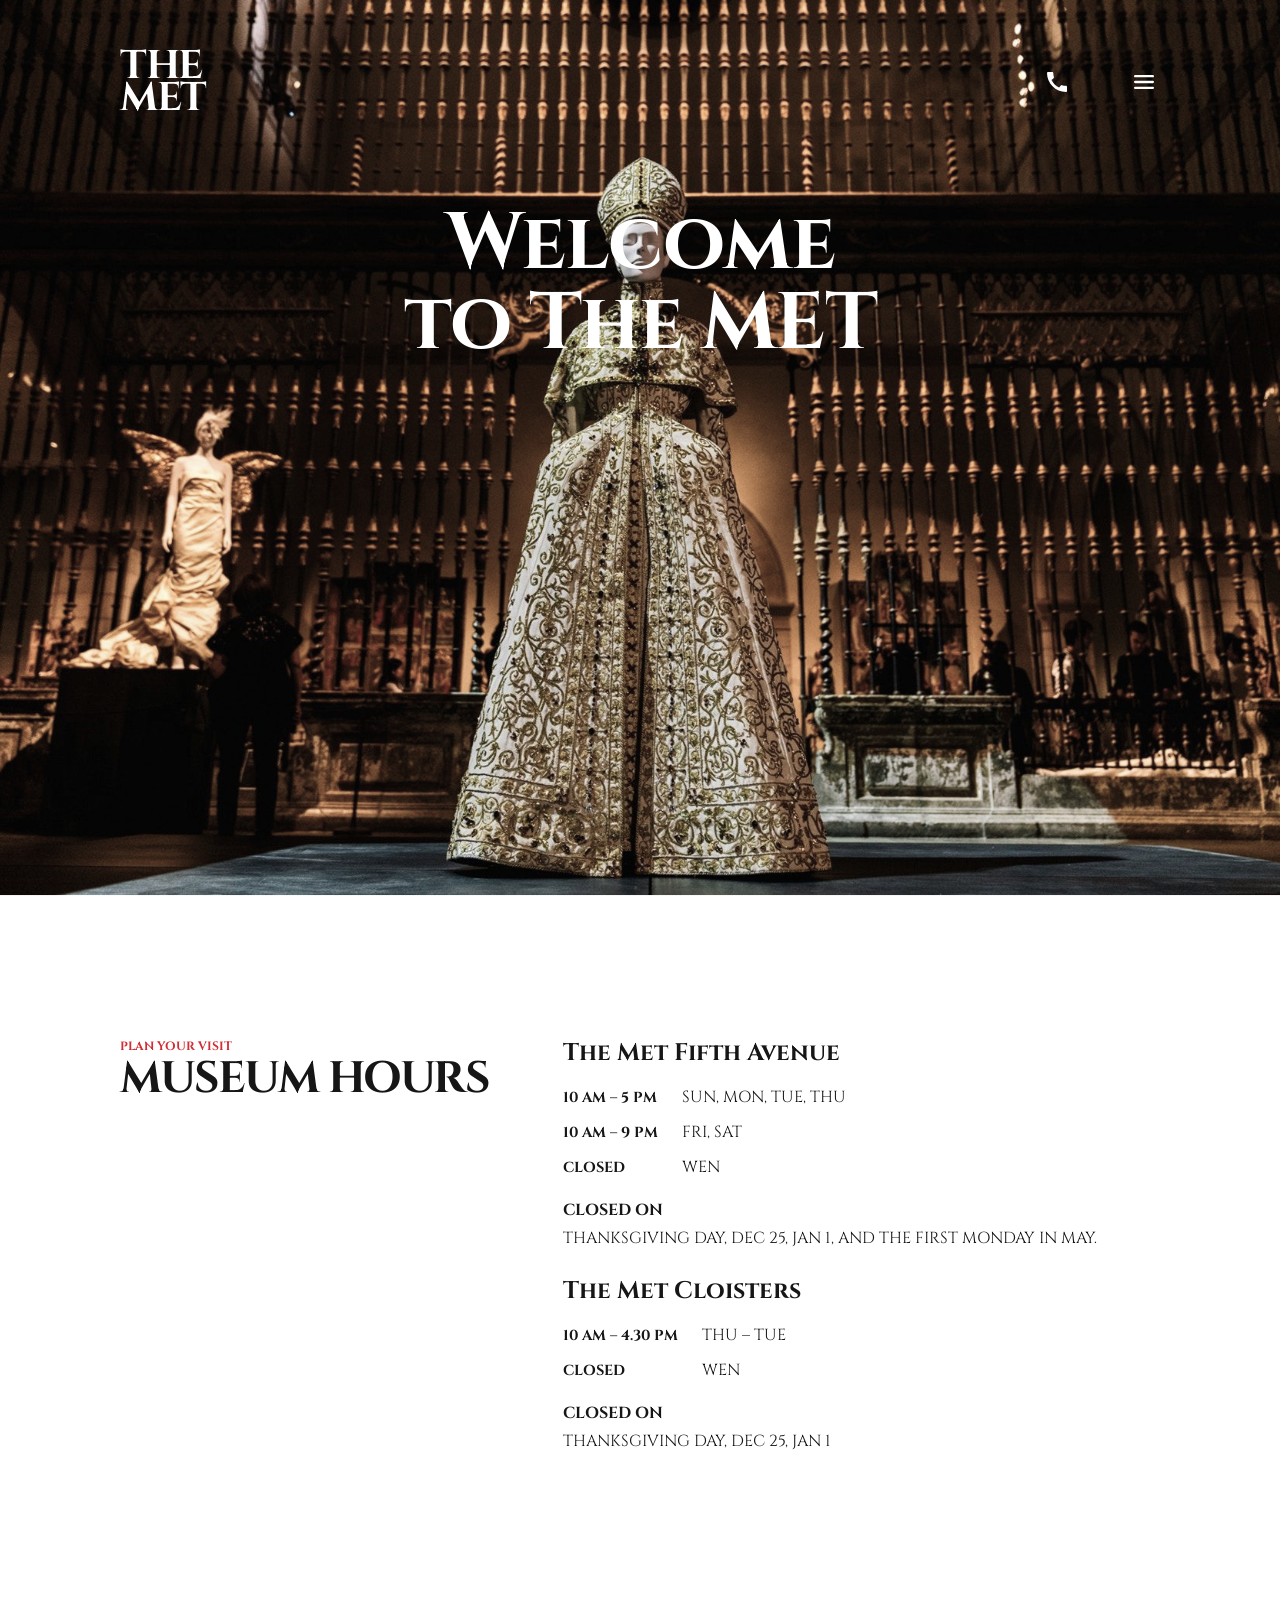
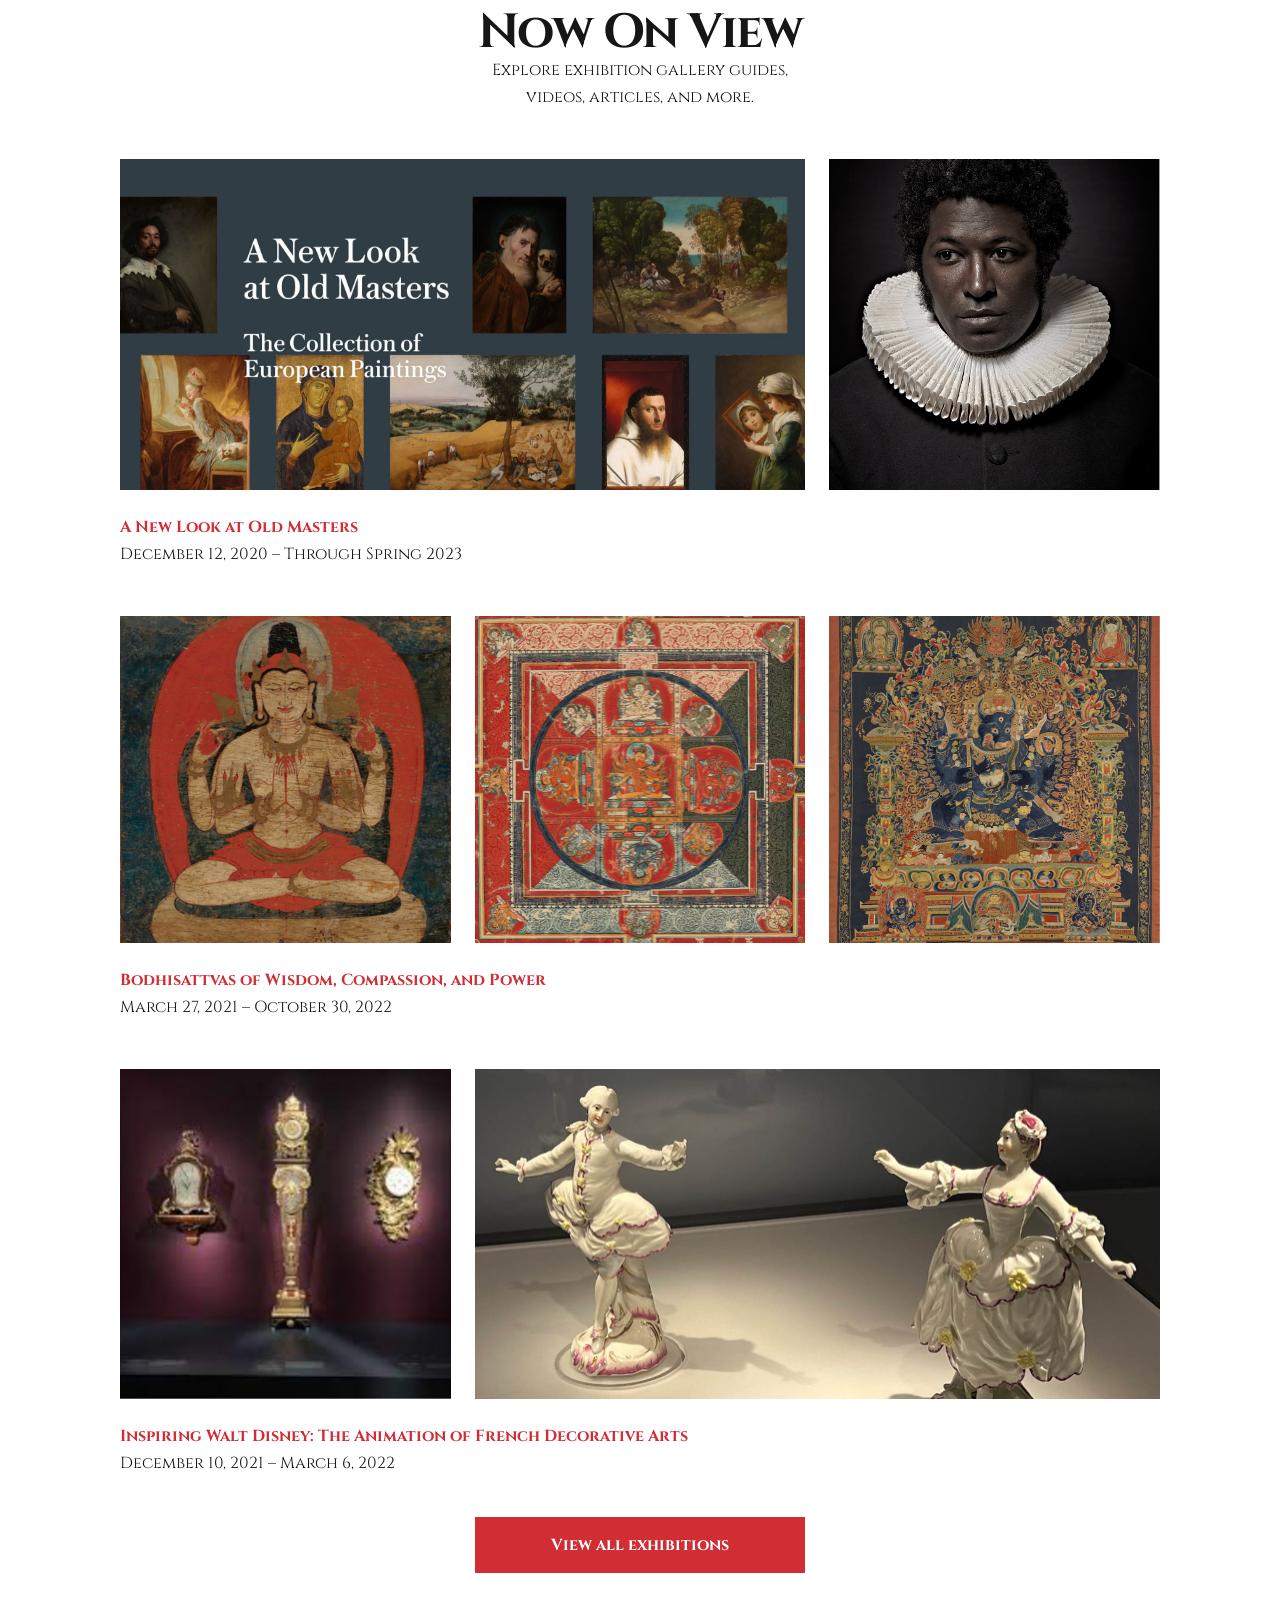
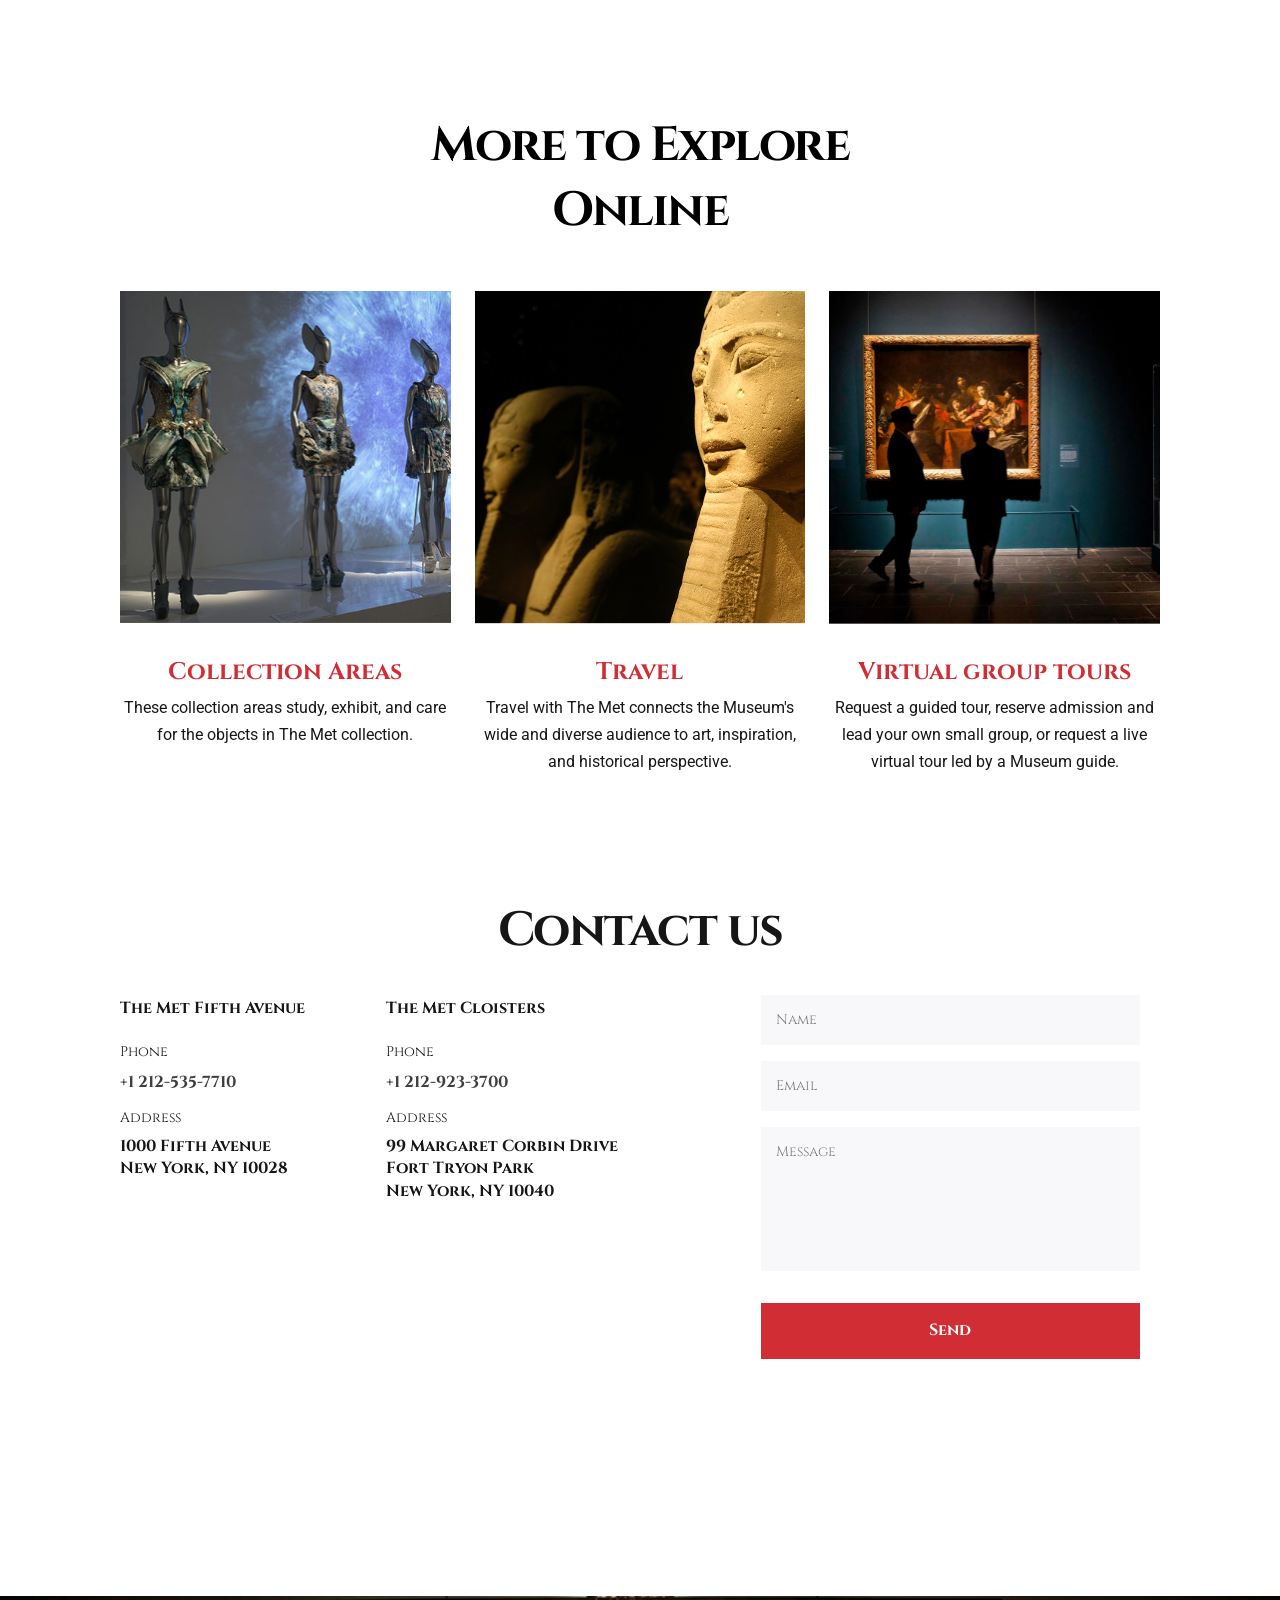
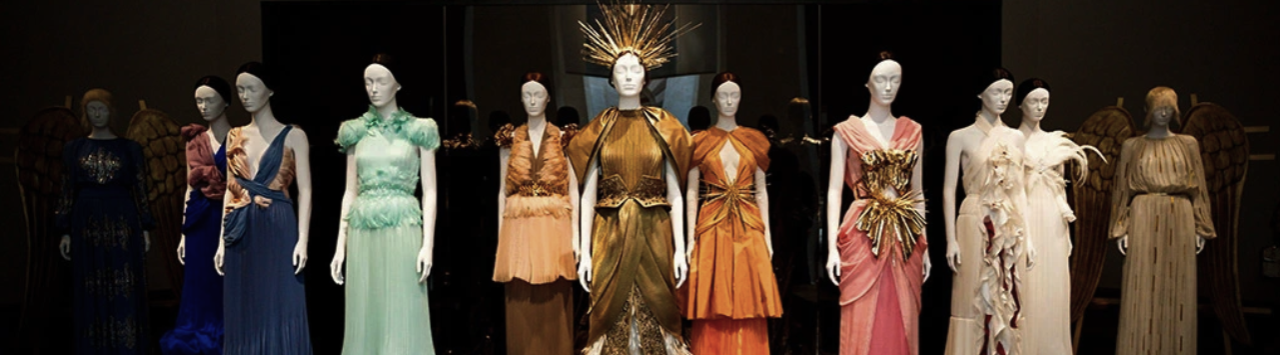
<file: index.html>
<!doctype html><html lang="en"><head><meta charset="utf-8"><meta name="viewport" content="width=device-width, initial-scale=1.0"><title>Landing Page</title><link rel="icon" href="favicon.c11d065a.svg" type="image/svg+xml"><link rel="stylesheet" href="index.359934e6.css"><script src="index.8c26561a.js" defer></script><link rel="preconnect" href="https://fonts.googleapis.com"><link rel="preconnect" href="https://fonts.gstatic.com" crossorigin><link href="https://fonts.googleapis.com/css2?family=Cinzel:wght@400;700&display=swap" rel="stylesheet"><link href="https://fonts.googleapis.com/css2?family=Cinzel:wght@400;700&family=Roboto:wght@400;700&display=swap" rel="stylesheet"></head><body> <header class="header" id="home"> <div class="container"> <div class="header__top"> <a href="#" class="header__logo"> <span>THE</span> <span>MET</span> </a> <div class="header__actions"> <button class="header__icon header__icon--phone"> <img src="Phone_320.10a2213c.svg" alt="Phone"> </button> <div class="header__info"> <div class="header__info-item"> <span class="header__info-name">THE MET FIFTH AVENUE</span> <a href="tel:+12125357710" class="header__info-phone"> +1 212-535-7710 </a> </div> <div class="header__info-item"> <span class="header__info-name">THE MET CLOISTERS</span> <a href="tel:+12129233700" class="header__info-phone"> +1 212-923-3700 </a> </div> </div> <button class="header__icon header__icon--burger"> <img src="Burger_320.a3727caf.svg" alt="Burger"> </button> </div> </div> <section class="hero"> <h1 class="hero__title"> Welcome <br> to The MET </h1> </section> </div> </header> <nav class="menu" id="menu"> <div class="container menu__container"> <div class="menu__header"> <a href="#" class="header__logo menu__logo"> <span>THE</span> <span>MET</span> </a> <button class="menu__close" id="menu__close"> <img src="Close_320.434c48b9.svg" alt="Close"> </button> </div> <ul class="menu__list"> <li class="menu__item"> <a href="#home" class="menu__link"> HOME </a> </li> <li class="menu__item"> <a href="#hours" class="menu__link"> ABOUT US </a> </li> <li class="menu__item"> <a href="#view" class="menu__link"> NOW ON VIEW </a> </li> <li class="menu__item"> <a href="#explore" class="menu__link"> EXPLORE ONLINE </a> </li> <li class="menu__item"> <a href="#contacts" class="menu__link"> CONTACTS </a> </li> </ul> <div class="menu__contacts"> <div class="menu__contacts-item"> <span class="menu__contacts-name">THE MET FIFTH AVENUE</span> <a href="tel:+12125357710" class="menu__contacts-phone"> +1 212-535-7710 </a> </div> <div class="menu__contacts-item"> <span class="menu__contacts-name">THE MET CLOISTERS</span> <a href="tel:+12129233700" class="menu__contacts-phone"> +1 212-923-3700 </a> </div> <a href="#" class="menu__call"> CALL TO ORDER </a> </div> </div> </nav> <main class="main"> <section class="hours" id="hours"> <div class="container"> <div class="hours__wrapper"> <header class="hours__header"> <span class="hours__subtitle">PLAN YOUR VISIT</span> <h2 class="hours__title">MUSEUM HOURS</h2> </header> <div class="hours__content"> <article class="hours__location"> <h3 class="hours__location-name">The Met Fifth Avenue</h3> <div class="hours__grid"> <span class="hours__time">10 AM – 5 PM</span> <span class="hours__days">SUN, MON, TUE, THU</span> <span class="hours__time">10 AM – 9 PM</span> <span class="hours__days">FRI, SAT</span> <span class="hours__time hours__time--closed">CLOSED</span> <span class="hours__days">WEN</span> </div> <footer class="hours__footer"> <p class="hours__note hours__note--label">CLOSED ON</p> <p class="hours__note hours__note--content"> THANKSGIVING DAY, DEC 25, JAN 1, AND THE FIRST MONDAY IN MAY. </p> </footer> </article> <article class="hours__location"> <h3 class="hours__location-name">The Met Cloisters</h3> <div class="hours__grid"> <span class="hours__time">10 AM – 4.30 PM</span> <span class="hours__days">THU – TUE</span> <span class="hours__time hours__time--closed">CLOSED</span> <span class="hours__days">WEN</span> </div> <footer class="hours__footer"> <p class="hours__note hours__note--label">CLOSED ON</p> <p class="hours__note hours__note--content"> THANKSGIVING DAY, DEC 25, JAN 1 </p> </footer> </article> </div> </div> </div> </section> <section class="view" id="view"> <div class="container"> <header class="view__header"> <h2 class="view__title">Now On View</h2> <p class="view__description"> Explore exhibition gallery guides, videos, articles, and more. </p> </header> <div class="view__list"> <article class="exhibition view__item"> <div class="exhibition__gallery exhibition__gallery--two"> <picture class="exhibition__img--wrapper"> <source srcset="Old_master_1_tablet.3df0921d.svg" media="(min-width: 744px)"> <img src="Old_master_1.40564797.svg" alt="Old Masters 1" class="exhibition__img"> </picture> <div class="exhibition__img--wrapper"> <img src="Old_master_2.0e7d66c2.svg" alt="Old Masters 2" class="exhibition__img"> </div> </div> <h3 class="exhibition__title">A New Look at Old Masters</h3> <p class="exhibition__dates"> December 12, 2020 – Through Spring 2023 </p> </article> <article class="exhibition view__item"> <div class="exhibition__gallery exhibition__gallery--three"> <div class="exhibition__img--wrapper"> <img src="Wisdom_1.f3f2cdfe.svg" alt="Wisdom 1" class="exhibition__img"> </div> <div class="exhibition__img--wrapper"> <img src="Wisdom_2.45c3f231.svg" alt="Wisdom 2" class="exhibition__img"> </div> <div class="exhibition__img--wrapper"> <img src="Wisdom_3.97fb2228.svg" alt="Wisdom 3" class="exhibition__img"> </div> </div> <h3 class="exhibition__title"> Bodhisattvas of Wisdom, Compassion, and Power </h3> <p class="exhibition__dates">March 27, 2021 – October 30, 2022</p> </article> <article class="exhibition view__item"> <div class="exhibition__gallery exhibition__gallery--two"> <div class="exhibition__img--wrapper"> <img src="Disney_1.a36b0782.svg" alt="Disney 1" class="exhibition__img"> </div> <picture class="exhibition__img--wrapper"> <source srcset="Disney_2_tablet.cdd01897.svg" media="(min-width: 744px)"> <img src="Disney_2.71c1f2b7.svg" alt="Disney 2" class="exhibition__img"> </picture> </div> <h3 class="exhibition__title"> Inspiring Walt Disney: <br> The Animation of French Decorative Arts </h3> <p class="exhibition__dates">December 10, 2021 – March 6, 2022</p> </article> </div> <a href="#" class="view__button"> View all exhibitions </a> </div> </section> <section class="explore" id="explore"> <div class="container"> <h2 class="explore__title">More to Explore Online</h2> </div> <div class="explore__list"> <article class="explore__item"> <div class="explore__image-wrapper"> <img src="Collection%20Areas.a5cdab99.svg" alt="Collection Areas" class="explore__image"> </div> <h3 class="explore__item-title">Collection Areas</h3> <p class="explore__item-text"> These collection areas study, exhibit, and care for the objects in The Met collection. </p> </article> <article class="explore__item"> <div class="explore__image-wrapper"> <img src="Travel.e67a3a5e.svg" alt="Travel" class="explore__image"> </div> <h3 class="explore__item-title">Travel</h3> <p class="explore__item-text"> Travel with The Met connects the Museum's wide and diverse audience to art, inspiration, and historical perspective. </p> </article> <article class="explore__item"> <div class="explore__image-wrapper"> <img src="Virtual%20Group%20Tours.90640179.svg" alt="Virtual Group Tours" class="explore__image"> </div> <h3 class="explore__item-title">Virtual group tours</h3> <p class="explore__item-text"> Request a guided tour, reserve admission and lead your own small group, or request a live virtual tour led by a Museum guide. </p> </article> </div> </section> <footer class="footer" id="contacts"> <div class="container"> <h2 class="footer__title">Contact us</h2> <div class="footer__content"> <div class="footer__info"> <article class="footer__location"> <h3 class="footer__location-name">The Met Fifth Avenue</h3> <div class="footer__details"> <span class="footer__label">Phone</span> <a href="tel:+12125357710" class="footer__link"> +1 212-535-7710 </a> </div> <div class="footer__details"> <span class="footer__label">Address</span> <p class="footer__address"> 1000 Fifth Avenue <br> New York, NY 10028 </p> </div> </article> <article class="footer__location"> <h3 class="footer__location-name">The Met Cloisters</h3> <div class="footer__details"> <span class="footer__label">Phone</span> <a href="tel:+12129233700" class="footer__link"> +1 212-923-3700 </a> </div> <div class="footer__details"> <span class="footer__label">Address</span> <p class="footer__address"> 99 Margaret Corbin Drive <br> Fort Tryon Park <br> New York, NY 10040 </p> </div> </article> </div> <form class="footer__form" action="#"> <input type="text" class="footer__input" placeholder="Name" required> <input type="email" class="footer__input" placeholder="Email" required> <textarea class="footer__input footer__input--textarea" placeholder="Message" required></textarea> <button type="submit" class="footer__button"> Send </button> </form> </div> </div> <div class="footer__bottom-image"> <picture> <source srcset="footer_1260.c5fffeb3.svg" media="(min-width: 1260px)"> <source srcset="footer_744.dbd5ad5b.svg" media="(min-width: 744px)"> <img src="footer.074b030b.svg" alt="Exhibition dresses"> </picture> </div> </footer> </main> </body></html>
</file>
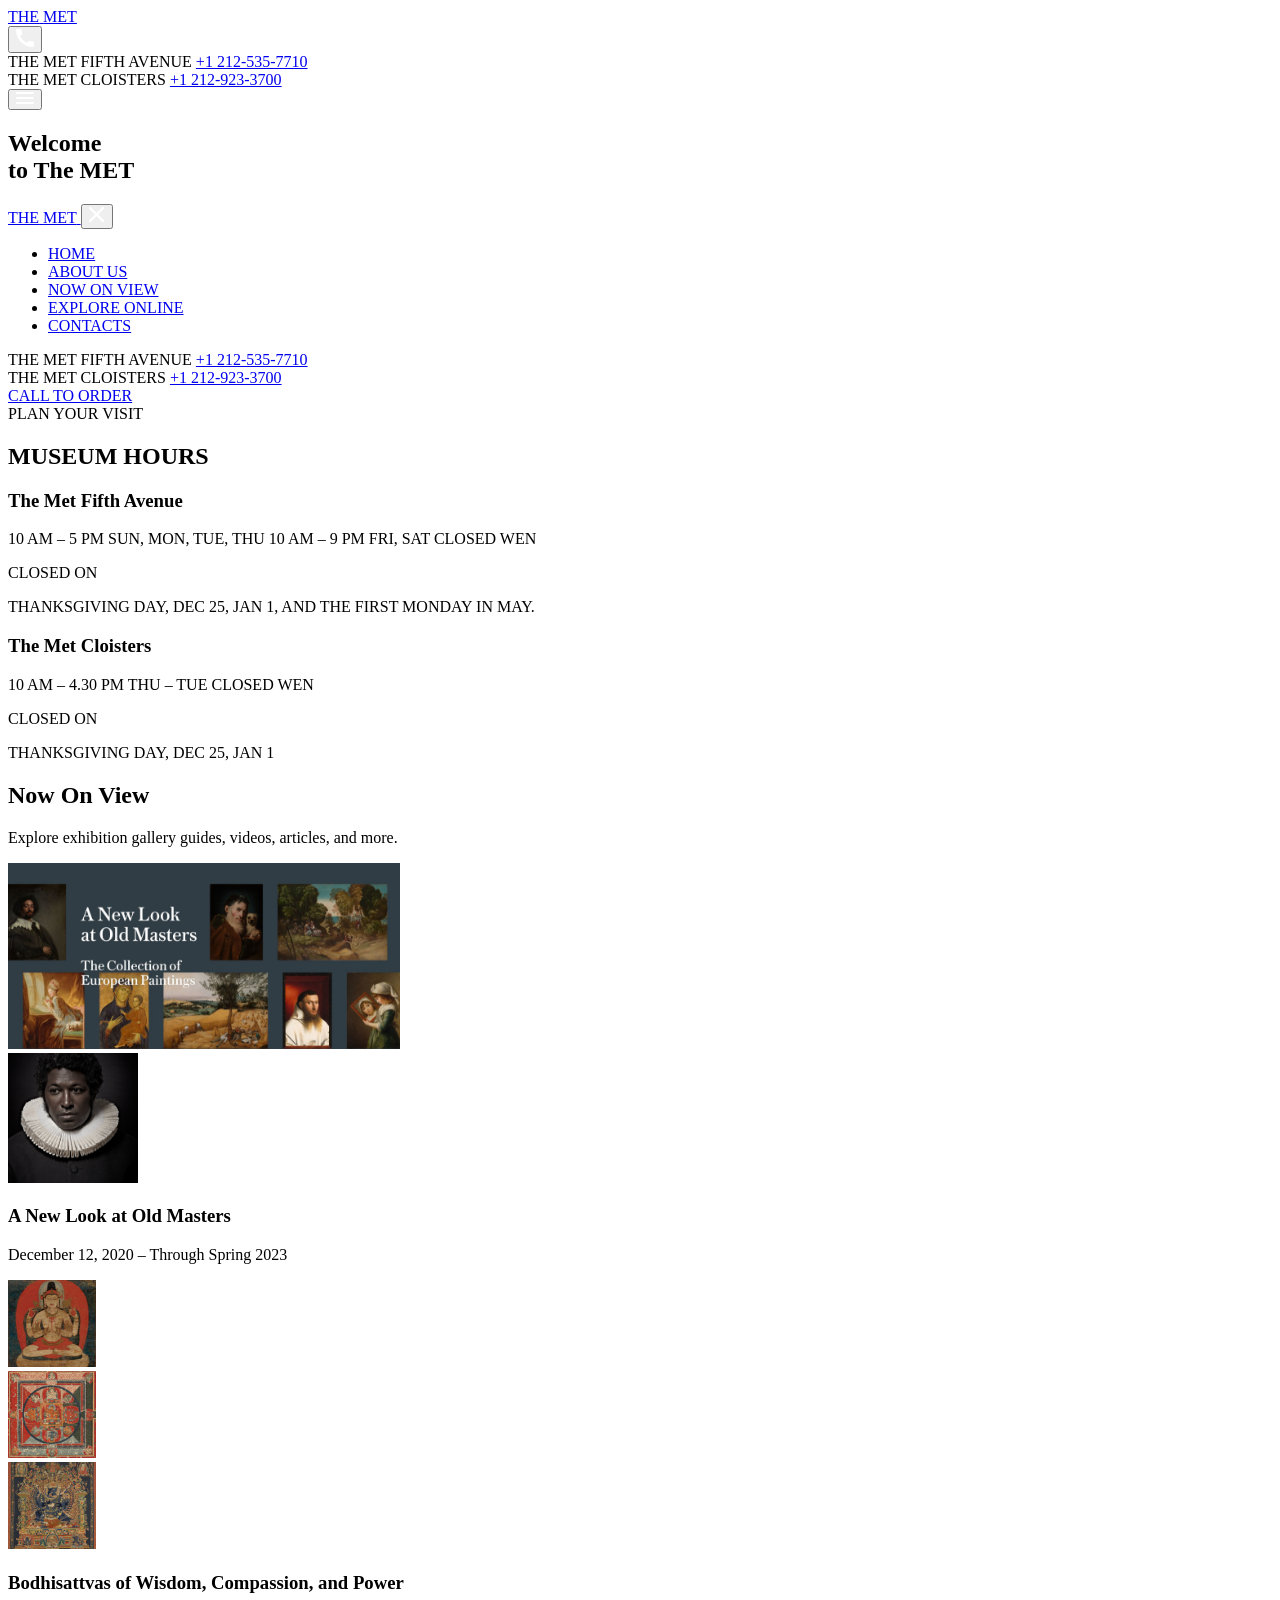
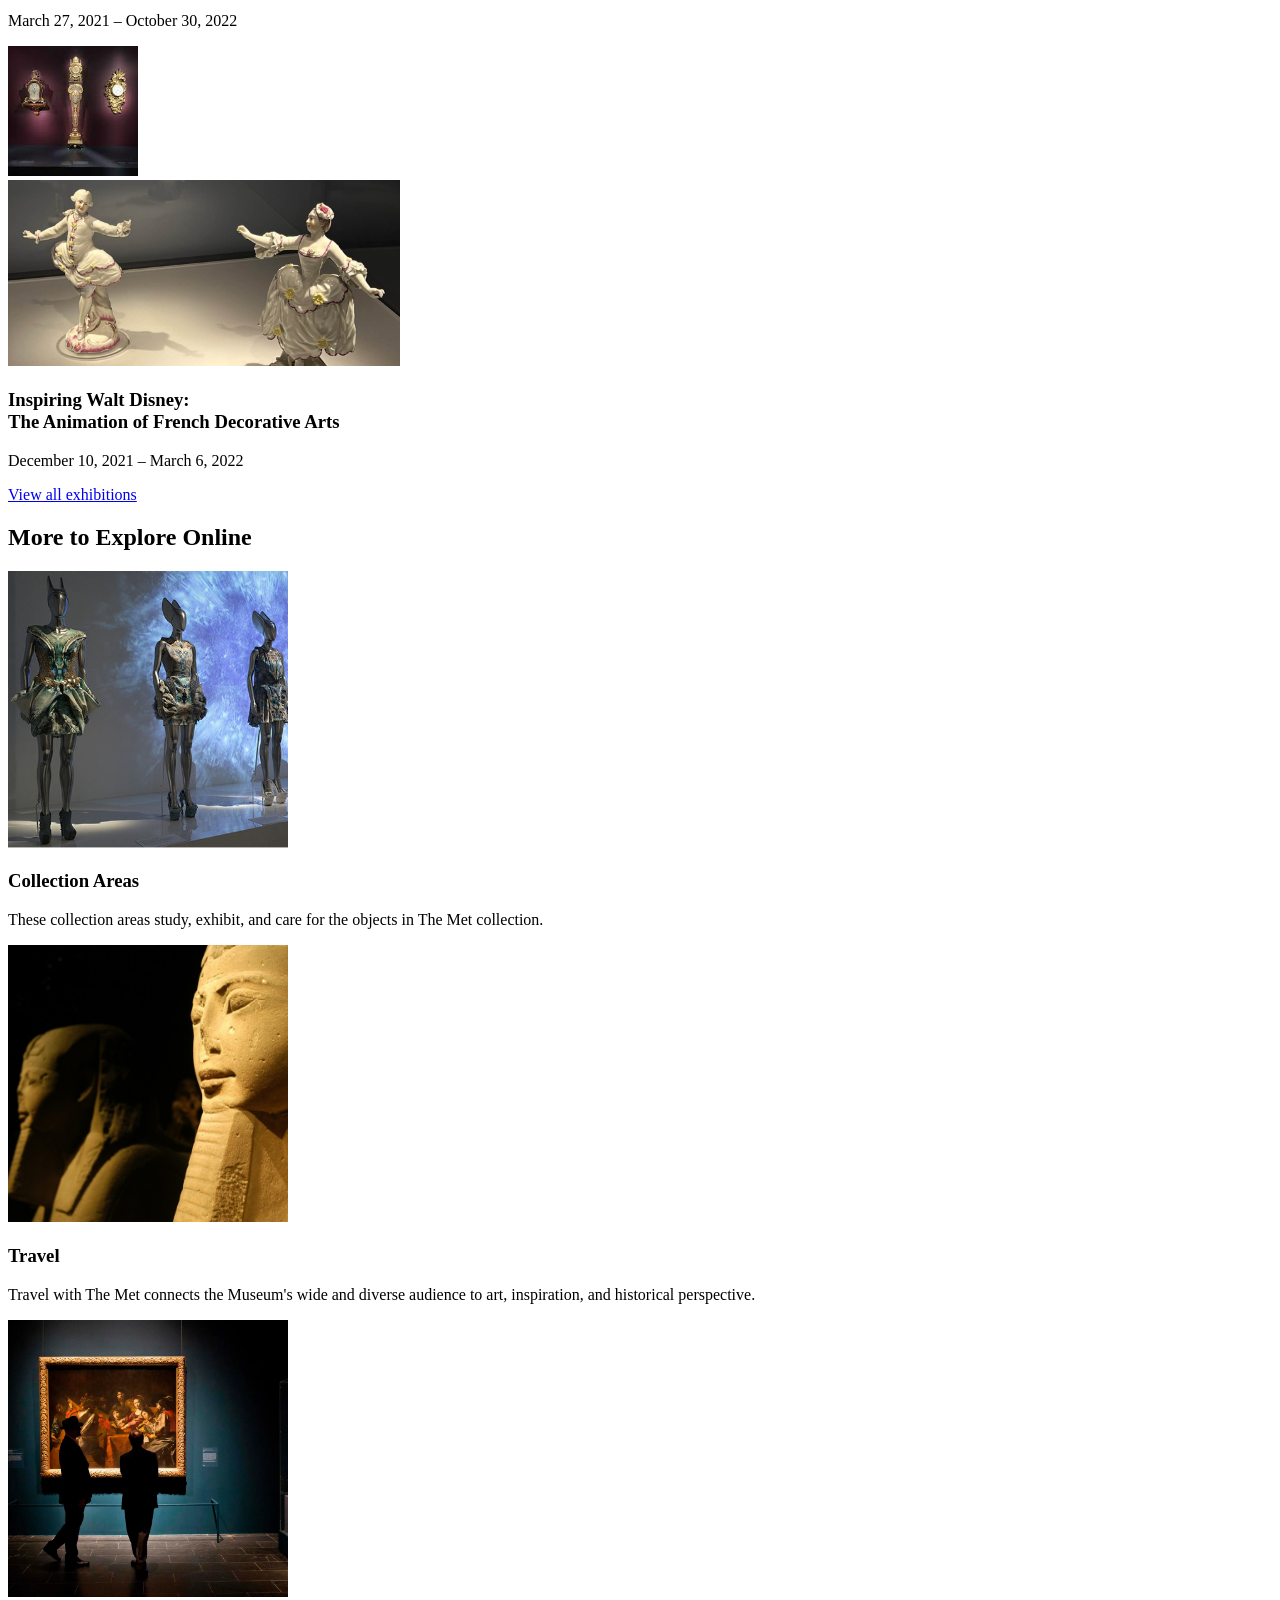
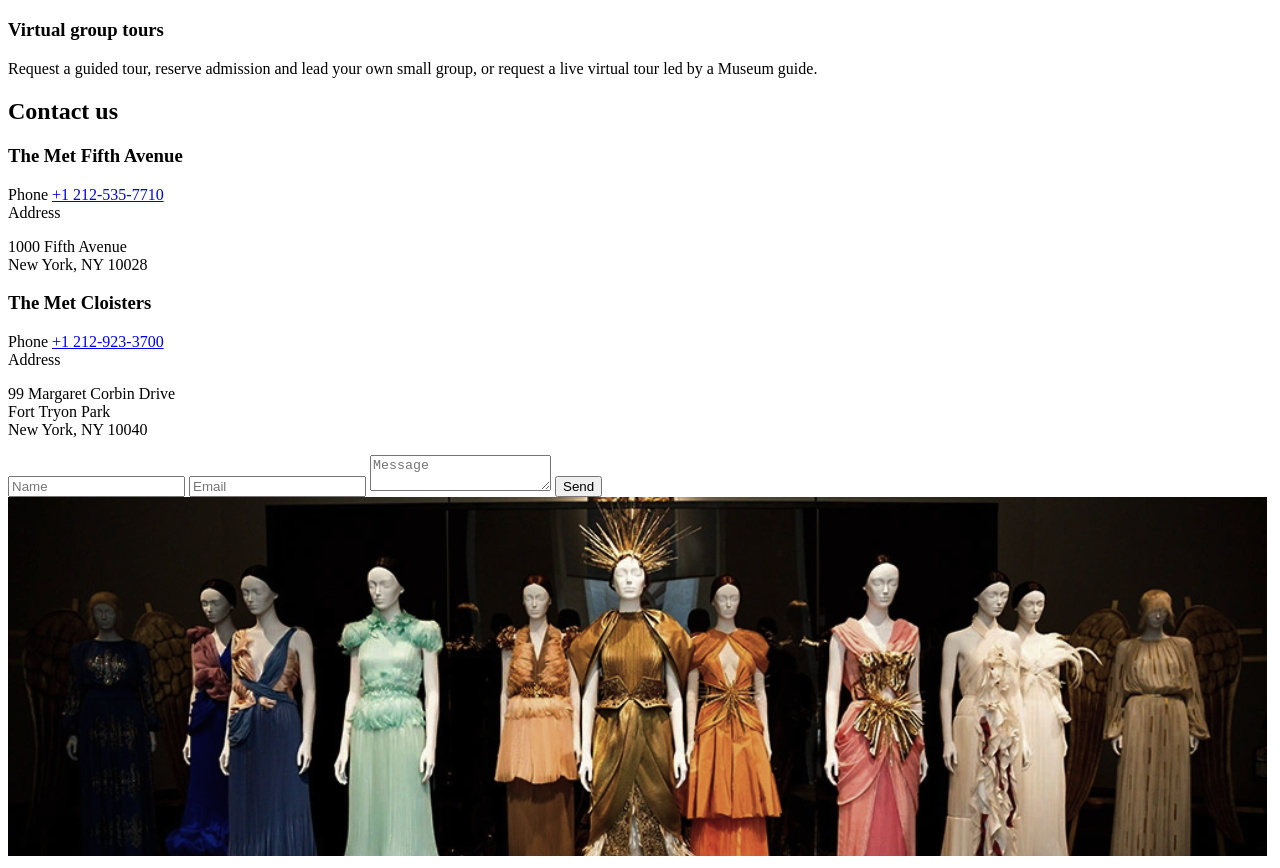
<file: src/index.html>
<!doctype html>
<html lang="en">
  <head>
    <meta charset="UTF-8" />
    <meta
      name="viewport"
      content="width=device-width, initial-scale=1.0"
    />
    <title>Landing Page</title>
    <link
      rel="icon"
      href="./images/favicon.svg"
      type="image/svg+xml"
    />
    <link
      rel="stylesheet"
      href="./styles/main.scss"
    />
    <script
      src="scripts/main.js"
      defer
    ></script>
    <link
      rel="preconnect"
      href="https://fonts.googleapis.com"
    />
    <link
      rel="preconnect"
      href="https://fonts.gstatic.com"
      crossorigin="anonymous"
    />
    <link
      href="https://fonts.googleapis.com/css2?family=Cinzel:wght@400;700&display=swap"
      rel="stylesheet"
    />
    <link
      href="https://fonts.googleapis.com/css2?family=Cinzel:wght@400;700&family=Roboto:wght@400;700&display=swap"
      rel="stylesheet"
    />
  </head>
  <body>
    <header
      class="header"
      id="home"
    >
      <div class="container">
        <div class="header__top">
          <a
            href="#"
            class="header__logo"
          >
            <span>THE</span>
            <span>MET</span>
          </a>

          <div class="header__actions">
            <button class="header__icon header__icon--phone">
              <img
                src="/src/images/Phone_320.svg"
                alt="Phone"
              />
            </button>

            <div class="header__info">
              <div class="header__info-item">
                <span class="header__info-name">THE MET FIFTH AVENUE</span>
                <a
                  href="tel:+12125357710"
                  class="header__info-phone"
                >
                  +1 212-535-7710
                </a>
              </div>
              <div class="header__info-item">
                <span class="header__info-name">THE MET CLOISTERS</span>
                <a
                  href="tel:+12129233700"
                  class="header__info-phone"
                >
                  +1 212-923-3700
                </a>
              </div>
            </div>

            <button class="header__icon header__icon--burger">
              <img
                src="/src/images/Burger_320.svg"
                alt="Burger"
              />
            </button>
          </div>
        </div>

        <section class="hero">
          <h1 class="hero__title">
            Welcome
            <br />
            to The MET
          </h1>
        </section>
      </div>
    </header>

    <nav
      class="menu"
      id="menu"
    >
      <div class="container menu__container">
        <div class="menu__header">
          <a
            href="#"
            class="header__logo menu__logo"
          >
            <span>THE</span>
            <span>MET</span>
          </a>
          <button
            class="menu__close"
            id="menu__close"
          >
            <img
              src="./images/Close_320.svg"
              alt="Close"
            />
          </button>
        </div>

        <ul class="menu__list">
          <li class="menu__item">
            <a
              href="#home"
              class="menu__link"
            >
              HOME
            </a>
          </li>
          <li class="menu__item">
            <a
              href="#hours"
              class="menu__link"
            >
              ABOUT US
            </a>
          </li>
          <li class="menu__item">
            <a
              href="#view"
              class="menu__link"
            >
              NOW ON VIEW
            </a>
          </li>
          <li class="menu__item">
            <a
              href="#explore"
              class="menu__link"
            >
              EXPLORE ONLINE
            </a>
          </li>
          <li class="menu__item">
            <a
              href="#contacts"
              class="menu__link"
            >
              CONTACTS
            </a>
          </li>
        </ul>

        <div class="menu__contacts">
          <div class="menu__contacts-item">
            <span class="menu__contacts-name">THE MET FIFTH AVENUE</span>
            <a
              href="tel:+12125357710"
              class="menu__contacts-phone"
            >
              +1 212-535-7710
            </a>
          </div>
          <div class="menu__contacts-item">
            <span class="menu__contacts-name">THE MET CLOISTERS</span>
            <a
              href="tel:+12129233700"
              class="menu__contacts-phone"
            >
              +1 212-923-3700
            </a>
          </div>
          <a
            href="#"
            class="menu__call"
          >
            CALL TO ORDER
          </a>
        </div>
      </div>
    </nav>

    <main class="main">
      <section
        class="hours"
        id="hours"
      >
        <div class="container">
          <div class="hours__wrapper">
            <header class="hours__header">
              <span class="hours__subtitle">PLAN YOUR VISIT</span>
              <h2 class="hours__title">MUSEUM HOURS</h2>
            </header>

            <div class="hours__content">
              <article class="hours__location">
                <h3 class="hours__location-name">The Met Fifth Avenue</h3>
                <div class="hours__grid">
                  <span class="hours__time">10 AM – 5 PM</span>
                  <span class="hours__days">SUN, MON, TUE, THU</span>
                  <span class="hours__time">10 AM – 9 PM</span>
                  <span class="hours__days">FRI, SAT</span>
                  <span class="hours__time hours__time--closed">CLOSED</span>
                  <span class="hours__days">WEN</span>
                </div>
                <footer class="hours__footer">
                  <p class="hours__note hours__note--label">CLOSED ON</p>
                  <p class="hours__note hours__note--content">
                    THANKSGIVING DAY, DEC 25, JAN 1, AND THE FIRST MONDAY IN
                    MAY.
                  </p>
                </footer>
              </article>
              <article class="hours__location">
                <h3 class="hours__location-name">The Met Cloisters</h3>
                <div class="hours__grid">
                  <span class="hours__time">10 AM – 4.30 PM</span>
                  <span class="hours__days">THU – TUE</span>
                  <span class="hours__time hours__time--closed">CLOSED</span>
                  <span class="hours__days">WEN</span>
                </div>
                <footer class="hours__footer">
                  <p class="hours__note hours__note--label">CLOSED ON</p>
                  <p class="hours__note hours__note--content">
                    THANKSGIVING DAY, DEC 25, JAN 1
                  </p>
                </footer>
              </article>
            </div>
          </div>
        </div>
      </section>

      <section
        class="view"
        id="view"
      >
        <div class="container">
          <header class="view__header">
            <h2 class="view__title">Now On View</h2>
            <p class="view__description">
              Explore exhibition gallery guides, videos, articles, and more.
            </p>
          </header>

          <div class="view__list">
            <article class="view__item exhibition">
              <div class="exhibition__gallery exhibition__gallery--two">
                <picture class="exhibition__img--wrapper">
                  <source
                    srcset="./images/Old_master_1_tablet.svg"
                    media="(min-width: 744px)"
                  />
                  <img
                    src="./images/Old_master_1.svg"
                    alt="Old Masters 1"
                    class="exhibition__img"
                  />
                </picture>
                <div class="exhibition__img--wrapper">
                  <img
                    src="./images/Old_master_2.svg"
                    alt="Old Masters 2"
                    class="exhibition__img"
                  />
                </div>
              </div>
              <h3 class="exhibition__title">A New Look at Old Masters</h3>
              <p class="exhibition__dates">
                December 12, 2020 – Through Spring 2023
              </p>
            </article>

            <article class="view__item exhibition">
              <div class="exhibition__gallery exhibition__gallery--three">
                <div class="exhibition__img--wrapper">
                  <img
                    src="./images/Wisdom_1.svg"
                    alt="Wisdom 1"
                    class="exhibition__img"
                  />
                </div>
                <div class="exhibition__img--wrapper">
                  <img
                    src="./images/Wisdom_2.svg"
                    alt="Wisdom 2"
                    class="exhibition__img"
                  />
                </div>
                <div class="exhibition__img--wrapper">
                  <img
                    src="./images/Wisdom_3.svg"
                    alt="Wisdom 3"
                    class="exhibition__img"
                  />
                </div>
              </div>
              <h3 class="exhibition__title">
                Bodhisattvas of Wisdom, Compassion, and Power
              </h3>
              <p class="exhibition__dates">March 27, 2021 – October 30, 2022</p>
            </article>

            <article class="view__item exhibition">
              <div class="exhibition__gallery exhibition__gallery--two">
                <div class="exhibition__img--wrapper">
                  <img
                    src="./images/Disney_1.svg"
                    alt="Disney 1"
                    class="exhibition__img"
                  />
                </div>
                <picture class="exhibition__img--wrapper">
                  <source
                    srcset="./images/Disney_2_tablet.svg"
                    media="(min-width: 744px)"
                  />
                  <img
                    src="./images/Disney_2.svg"
                    alt="Disney 2"
                    class="exhibition__img"
                  />
                </picture>
              </div>
              <h3 class="exhibition__title">
                Inspiring Walt Disney:
                <br />
                The Animation of French Decorative Arts
              </h3>
              <p class="exhibition__dates">December 10, 2021 – March 6, 2022</p>
            </article>
          </div>

          <a
            href="#"
            class="view__button"
          >
            View all exhibitions
          </a>
        </div>
      </section>

      <section
        class="explore"
        id="explore"
      >
        <div class="container">
          <h2 class="explore__title">More to Explore Online</h2>
        </div>

        <div class="explore__list">
          <article class="explore__item">
            <div class="explore__image-wrapper">
              <img
                src="./images/Collection Areas.svg"
                alt="Collection Areas"
                class="explore__image"
              />
            </div>
            <h3 class="explore__item-title">Collection Areas</h3>
            <p class="explore__item-text">
              These collection areas study, exhibit, and care for the objects in
              The Met collection.
            </p>
          </article>

          <article class="explore__item">
            <div class="explore__image-wrapper">
              <img
                src="./images/Travel.svg"
                alt="Travel"
                class="explore__image"
              />
            </div>
            <h3 class="explore__item-title">Travel</h3>
            <p class="explore__item-text">
              Travel with The Met connects the Museum's wide and diverse
              audience to art, inspiration, and historical perspective.
            </p>
          </article>

          <article class="explore__item">
            <div class="explore__image-wrapper">
              <img
                src="./images/Virtual Group Tours.svg"
                alt="Virtual Group Tours"
                class="explore__image"
              />
            </div>
            <h3 class="explore__item-title">Virtual group tours</h3>
            <p class="explore__item-text">
              Request a guided tour, reserve admission and lead your own small
              group, or request a live virtual tour led by a Museum guide.
            </p>
          </article>
        </div>
      </section>

      <footer
        class="footer"
        id="contacts"
      >
        <div class="container">
          <h2 class="footer__title">Contact us</h2>

          <div class="footer__content">
            <div class="footer__info">
              <article class="footer__location">
                <h3 class="footer__location-name">The Met Fifth Avenue</h3>
                <div class="footer__details">
                  <span class="footer__label">Phone</span>
                  <a
                    href="tel:+12125357710"
                    class="footer__link"
                  >
                    +1 212-535-7710
                  </a>
                </div>
                <div class="footer__details">
                  <span class="footer__label">Address</span>
                  <p class="footer__address">
                    1000 Fifth Avenue
                    <br />
                    New York, NY 10028
                  </p>
                </div>
              </article>

              <article class="footer__location">
                <h3 class="footer__location-name">The Met Cloisters</h3>
                <div class="footer__details">
                  <span class="footer__label">Phone</span>
                  <a
                    href="tel:+12129233700"
                    class="footer__link"
                  >
                    +1 212-923-3700
                  </a>
                </div>
                <div class="footer__details">
                  <span class="footer__label">Address</span>
                  <p class="footer__address">
                    99 Margaret Corbin Drive
                    <br />
                    Fort Tryon Park
                    <br />
                    New York, NY 10040
                  </p>
                </div>
              </article>
            </div>

            <form
              class="footer__form"
              action="#"
            >
              <input
                type="text"
                class="footer__input"
                placeholder="Name"
                required
              />
              <input
                type="email"
                class="footer__input"
                placeholder="Email"
                required
              />
              <textarea
                class="footer__input footer__input--textarea"
                placeholder="Message"
                required
              ></textarea>
              <button
                type="submit"
                class="footer__button"
              >
                Send
              </button>
            </form>
          </div>
        </div>

        <div class="footer__bottom-image">
          <picture>
            <source
              srcset="./images/footer_1260.svg"
              media="(min-width: 1260px)"
            />
            <source
              srcset="./images/footer_744.svg"
              media="(min-width: 744px)"
            />
            <img
              src="./images/footer.svg"
              alt="Exhibition dresses"
            />
          </picture>
        </div>
      </footer>
    </main>
  </body>
</html>
</file>
<file: index.359934e6.css>
.header{color:#fff;background-image:url(Background_320.961810d1.svg);background-position:top;background-repeat:no-repeat;background-size:cover;min-height:100vh;font-family:Cinzel,serif}@media (min-width:744px){.header{background-image:url(Background_744.a87cd3dc.svg)}}@media (min-width:1260px){.header{background-image:url(Background_1260.66a8ecce.svg)}}.header__top{-ms-flex-pack:justify;justify-content:space-between;-ms-flex-align:center;align-items:center;padding:25px 20px;display:-ms-flexbox;display:flex}@media (min-width:744px){.header__top{padding:50px 72px}}@media (min-width:1260px){.header__top{padding:50px 120px}}.header__logo{color:inherit;letter-spacing:-1.5px;-ms-flex-direction:column;flex-direction:column;font-size:40px;font-weight:700;line-height:.8;text-decoration:none;display:-ms-flexbox;display:flex}.header__actions{-ms-flex-align:center;align-items:center;gap:24px;display:-ms-flexbox;display:flex}@media (min-width:744px){.header__actions{gap:55px}}@media (min-width:1260px){.header__actions{gap:55px}}.header__info{display:none}@media (min-width:1260px){.header__info{text-align:right;white-space:nowrap;opacity:0;visibility:hidden;-ms-flex-direction:column;flex-direction:column;gap:12px;transition:opacity .3s,visibility .3s;display:-ms-flexbox;display:flex;position:absolute;right:255px}.header__info:hover{opacity:1;visibility:visible}.header__info:before{content:"";width:60px;height:100%;position:absolute;top:0;right:-60px}.header__info-item{-ms-flex-direction:column;flex-direction:column;gap:4px;display:-ms-flexbox;display:flex}.header__info-name{text-transform:uppercase;font-size:16px;font-weight:700}.header__info-phone{color:#fff;font-size:16px;font-weight:700;text-decoration:none}}.header__icon{cursor:pointer;background:0 0;border:none}@media (min-width:744px){.header__icon{width:32px;height:32px}.header__icon img{object-fit:contain;width:100%;height:100%;display:block}}@media (min-width:1260px){.header__icon{width:32px;height:32px}.header__icon img{object-fit:contain;width:100%;height:100%;display:block}}.header__icon--burger:hover img{content:url(Burger_hover.13e539ab.svg)}.header__icon--phone:hover~.header__info{opacity:1;visibility:visible}.hero{text-align:center;padding:88px 20px}@media (min-width:744px){.hero{padding:100px 72px}}@media (min-width:1260px){.hero{padding:40px 318px}}.hero__title{letter-spacing:-1.5px;vertical-align:middle;margin:0;font-family:Cinzel,serif;font-size:40px;font-weight:700;line-height:1}@media (min-width:744px){.hero__title{font-size:64px}}@media (min-width:1260px){.hero__title{font-size:80px}}.menu{z-index:100;color:#fff;background-color:#d02f2f;width:100%;height:100vh;font-family:Cinzel,serif;transition:transform .3s;position:fixed;top:0;left:0;transform:translate(100%)}.menu.is-open{transform:translate(0)}.menu__container{-ms-flex-direction:column;flex-direction:column;height:100%;padding:25px 20px;display:-ms-flexbox;display:flex}@media (min-width:744px){.menu__container{padding:32px 72px}}@media (min-width:1260px){.menu__container{padding:32px 120px}}.menu__header{-ms-flex-pack:justify;justify-content:space-between;-ms-flex-align:center;align-items:center;margin-bottom:20px;display:-ms-flexbox;display:flex}@media (min-width:1260px){.menu__header{margin-bottom:55px}}.menu__close{cursor:pointer;background:0 0;border:none;width:24px;height:24px}.menu__close img{object-fit:contain;width:100%;height:100%;display:block}.menu__list{margin-bottom:32px;padding:0;list-style:none}@media (min-width:1260px){.menu__list{margin-bottom:48px}}.menu__link{color:inherit;letter-spacing:2px;border-bottom:1px solid transparent;margin-bottom:22px;font-size:22px;font-weight:700;line-height:22px;text-decoration:none;transition:border-color .3s,padding-bottom .3s;display:inline-block}@media (min-width:1260px){.menu__link:hover{border-bottom:1px solid #fff;padding-bottom:4px}}.menu__contacts-item{-ms-flex-direction:column;flex-direction:column;gap:5px;margin-bottom:8px;display:-ms-flexbox;display:flex}.menu__contacts-name{font-size:16px;font-weight:700}.menu__contacts-phone{color:inherit;font-size:16px;font-weight:700;text-decoration:none}.menu__call{color:inherit;letter-spacing:2px;border-bottom:1px solid transparent;margin-top:16px;padding-bottom:4px;font-size:12px;font-weight:700;text-decoration:none;transition:border-color .3s;display:inline-block}.menu__call:hover{border-color:#fff}.hours{color:#161616;background-color:#fff;padding:100px 20px;scroll-margin-top:0;font-family:Cinzel,serif}@media (min-width:744px){.hours{padding:157px 72px}}@media (min-width:1260px){.hours{padding:138px 120px}}.hours__wrapper{-ms-flex-align:start;align-items:start}@media (min-width:744px){.hours__wrapper{grid-template-columns:repeat(6,1fr);column-gap:24px;display:grid}}@media (min-width:1260px){.hours__wrapper{grid-template-columns:repeat(12,1fr);column-gap:24px;display:grid}}@media (min-width:744px){.hours__header{grid-column:span 2}}@media (min-width:1260px){.hours__header{grid-column:span 5}}@media (min-width:744px){.hours__content{grid-column:4/span 3}}@media (min-width:1260px){.hours__content{-ms-flex-direction:column;flex-direction:column;grid-column:6/span 7;display:-ms-flexbox;display:flex}}.hours__subtitle{color:#d12d35;text-transform:uppercase;letter-spacing:0;margin-bottom:2px;font-size:12px;font-weight:700;line-height:140%;display:block}.hours__title{color:#161616;text-transform:uppercase;letter-spacing:-1.5px;margin:0 0 32px;font-size:32px;font-weight:700;line-height:32px}@media (min-width:744px){.hours__title{margin-bottom:0;font-size:48px;line-height:48px}}@media (min-width:1260px){.hours__title{margin-bottom:0;font-size:44px;line-height:44px}}.hours__location-name{color:#161616;letter-spacing:0;margin:0 0 16px;font-size:24px;font-weight:700;line-height:30px}.hours__grid{grid-template-columns:max-content 1fr;gap:8px 24px;margin-bottom:16px;display:grid}.hours__time{color:#161616;letter-spacing:0;white-space:nowrap;font-size:14.5px;font-weight:700;line-height:27px}.hours__days{color:#161616;letter-spacing:0;font-size:16px;font-weight:400;line-height:27px}.hours__note{letter-spacing:0;margin:0 0 24px;font-size:16px;font-weight:400;line-height:27px}.hours__note--label{color:#161616;margin-bottom:1px;font-weight:700}.hours__note--content{font-weight:400}.view{text-align:center;color:#161616;background-color:#fff;margin:0;padding:0 20px;font-family:Cinzel,serif}@media (min-width:744px){.view{padding:0 72px}}@media (min-width:1260px){.view{padding:0 120px}}@media (min-width:744px){.view .container{grid-template-columns:repeat(6,1fr);column-gap:24px;display:grid}}@media (min-width:1260px){.view .container{grid-template-columns:repeat(12,1fr);column-gap:24px;display:grid}}.view__header{margin-bottom:48px}@media (min-width:744px){.view__header{grid-column:2/span 4}}@media (min-width:1260px){.view__header{text-align:center;grid-column:2/span 10}}.view__title{letter-spacing:-1.5px;white-space:nowrap;margin-top:0;margin-bottom:8px;font-size:32px;font-weight:700;line-height:32px}@media (min-width:744px){.view__title{font-size:48px}}@media (min-width:1260px){.view__title{font-size:48px}}.view__description{letter-spacing:0;margin:0 auto;font-size:16px;font-weight:400;line-height:27px}@media (min-width:1260px){.view__description{max-width:325px}}.view__list{-ms-flex-direction:column;flex-direction:column;gap:48px;display:-ms-flexbox;display:flex}@media (min-width:744px){.view__list{grid-column:1/-1}}.view__button{color:#fff;letter-spacing:0;cursor:pointer;background-color:#d12d35;border:none;-ms-flex-pack:center;justify-content:center;-ms-flex-align:center;align-items:center;width:100%;height:56px;margin-top:40px;font-size:16px;font-weight:700;line-height:1;text-decoration:none;transition:background-color .3s;display:-ms-flexbox;display:flex}.view__button:hover{background-color:#ae1c23}.view__button:active{background-color:#eb343d}@media (min-width:744px){.view__button{grid-column:2/span 4}}@media (min-width:1260px){.view__button{grid-column:5/span 4}}.exhibition{text-align:left}.exhibition__gallery{gap:20px;margin-bottom:24px;display:grid}.exhibition__gallery--two{grid-template-columns:repeat(2,1fr)}.exhibition__gallery--three{grid-template-columns:repeat(3,1fr);gap:8px}@media (min-width:744px){.exhibition__gallery{grid-template-columns:repeat(6,1fr);column-gap:24px}.exhibition__gallery--two,.exhibition__gallery--three{grid-template-columns:repeat(6,1fr)}}@media (min-width:1260px){.exhibition__gallery{grid-template-columns:repeat(12,1fr);column-gap:24px}}@media (min-width:744px){.exhibition:first-child .exhibition__gallery>:first-child{grid-column:span 4}.exhibition:first-child .exhibition__gallery>:nth-child(2){grid-column:span 2}.exhibition:nth-child(2) .exhibition__gallery>:first-child,.exhibition:nth-child(2) .exhibition__gallery>:nth-child(2){grid-column:span 3}.exhibition:nth-child(2) .exhibition__gallery>:nth-child(3){display:none}.exhibition:nth-child(3) .exhibition__gallery>:first-child{grid-column:span 2}.exhibition:nth-child(3) .exhibition__gallery>:nth-child(2){grid-column:span 4}}@media (min-width:1260px){.exhibition:first-child .exhibition__gallery>:first-child{grid-column:span 8}.exhibition:first-child .exhibition__gallery>:nth-child(2),.exhibition:nth-child(2) .exhibition__gallery>:first-child,.exhibition:nth-child(2) .exhibition__gallery>:nth-child(2){grid-column:span 4}.exhibition:nth-child(2) .exhibition__gallery>:nth-child(3){grid-column:span 4;display:block}.exhibition:nth-child(3) .exhibition__gallery>:first-child{grid-column:span 4}.exhibition:nth-child(3) .exhibition__gallery>:nth-child(2){grid-column:span 8}}.exhibition__img--wrapper{aspect-ratio:1;overflow:hidden}@media (min-width:744px){.exhibition__img--wrapper{aspect-ratio:auto}}.exhibition__img--wrapper img{object-fit:cover;width:100%;height:100%;transition:transform .3s;display:block}.exhibition__img--wrapper:hover img{transform:scale(1.05)}.exhibition__title{color:#d12d35;letter-spacing:0;margin:0;font-size:16px;font-weight:700;line-height:27px}@media (min-width:744px){.exhibition__title{grid-column:span 1/-1}.exhibition__title br{display:none}}.exhibition__dates{letter-spacing:0;margin:0;font-size:16px;font-weight:400;line-height:27px}.explore{text-align:center;padding:100px 20px;scroll-margin-top:0;font-family:Cinzel,serif}@media (min-width:744px){.explore{padding:140px 176px}}@media (min-width:1260px){.explore{padding:140px 120px}}.explore__title{letter-spacing:-1.5px;margin:0 auto 40px;font-size:32px;font-weight:700}@media (min-width:744px){.explore__title{margin:0 auto 48px;font-size:48px}}@media (min-width:1260px){.explore__title{max-width:600px}}.explore__list{-ms-flex-direction:column;flex-direction:column;gap:48px;display:-ms-flexbox;display:flex}@media (min-width:1260px){.explore__list{grid-template-columns:repeat(12,1fr);column-gap:24px;display:grid}}.explore__item{-ms-flex-direction:column;flex-direction:column;-ms-flex-align:center;align-items:center;display:-ms-flexbox;display:flex}@media (min-width:1260px){.explore__item{grid-column:span 4}}.explore__image{object-fit:cover;width:100%;height:100%;transition:transform .3s}.explore__image-wrapper{width:100%;margin-bottom:24px;overflow:hidden}@media (min-width:744px){.explore__image-wrapper{margin-bottom:32px}}.explore__image-wrapper:hover .explore__image{transform:scale(1.05)}.explore__item-title{color:#d12d35;letter-spacing:0;margin:0 0 4px;font-size:24px;font-weight:700;line-height:140%}.explore__item-text{color:#161616;letter-spacing:0;margin:0;font-family:Roboto,sans-serif;font-size:16px;font-weight:400;line-height:27px}.footer{color:#161616;font-family:Cinzel,serif}.footer__title{letter-spacing:-1.5px;text-align:center;margin:0 0 48px;padding:0 20px;font-size:32px;font-weight:700;line-height:32px}@media (min-width:744px){.footer__title{padding:0 176px;font-size:48px}}.footer__location{margin-bottom:48px;padding:0 20px}@media (min-width:744px){.footer__location{padding:0}.footer__location:last-child{margin-bottom:0}}@media (min-width:1260px){.footer__location{grid-column:auto}}.footer__location-name{letter-spacing:0;margin:0 0 16px;font-size:16px;font-weight:700;line-height:27px}.footer__content{-ms-flex-align:start;align-items:start}@media (min-width:744px){.footer__content{grid-template-columns:repeat(6,1fr);column-gap:24px;display:grid}}@media (min-width:1260px){.footer__content{grid-template-columns:repeat(12,1fr);column-gap:24px;display:grid}}@media (min-width:744px){.footer__content{padding:0 72px}}@media (min-width:1260px){.footer__content{padding:0 120px}}@media (min-width:744px){.footer__info{grid-column:span 3}}@media (min-width:1260px){.footer__info{grid-column:span 6;grid-template-columns:1fr 1fr;column-gap:24px;display:grid}}.footer__details{-ms-flex-direction:column;flex-direction:column;gap:4px;margin-bottom:8px;display:-ms-flexbox;display:flex}.footer__label{letter-spacing:0;font-size:14px;font-weight:400;line-height:27px}.footer__link{letter-spacing:0;color:#3e3e3e;font-size:16px;font-weight:700;line-height:27px;text-decoration:none}.footer__address{letter-spacing:0;margin:0;font-size:16px;font-weight:700;line-height:140%}.footer__form{-ms-flex-direction:column;flex-direction:column;grid-column:span 3;gap:16px;padding:0 20px;display:-ms-flexbox;display:flex}@media (min-width:1260px){.footer__form{grid-column:8/span 5}}.footer__input{letter-spacing:0;background-color:#f8f8fa;border:1px solid transparent;outline:none;padding:14px;font-family:Cinzel,serif;font-size:14px;font-weight:400;line-height:20px;transition:background-color .3s,border-color .3s}.footer__input::placeholder{color:#7e7e83;opacity:1}.footer__input::placeholder{color:#7e7e83;opacity:1}.footer__input:focus{border-color:#000}.footer__input--textarea{resize:none;min-height:144px;margin-bottom:16px}.footer__button{color:#fff;letter-spacing:0;cursor:pointer;background-color:#d12d35;border:none;height:56px;margin-bottom:100px;padding:0;font-family:Cinzel,serif;font-size:16px;font-weight:700;line-height:27px;transition:background-color .3s}.footer__button:hover{background-color:#ae1c23}.footer__button:active{background-color:#eb343d}@media (min-width:744px){.footer__button{margin-bottom:237px}}.footer__bottom-image{width:100%;height:180px;overflow:hidden}@media (min-width:744px){.footer__bottom-image{height:359px}}.footer__bottom-image img{object-fit:cover;width:100%;height:100%;display:block}*,:before,:after{box-sizing:border-box}body{margin:0;overflow-x:hidden}html{scroll-behavior:smooth}section,footer{scroll-margin-top:60px}@media (min-width:744px){section,footer{scroll-margin-top:80px}}
/*# sourceMappingURL=index.359934e6.css.map */
</file>
